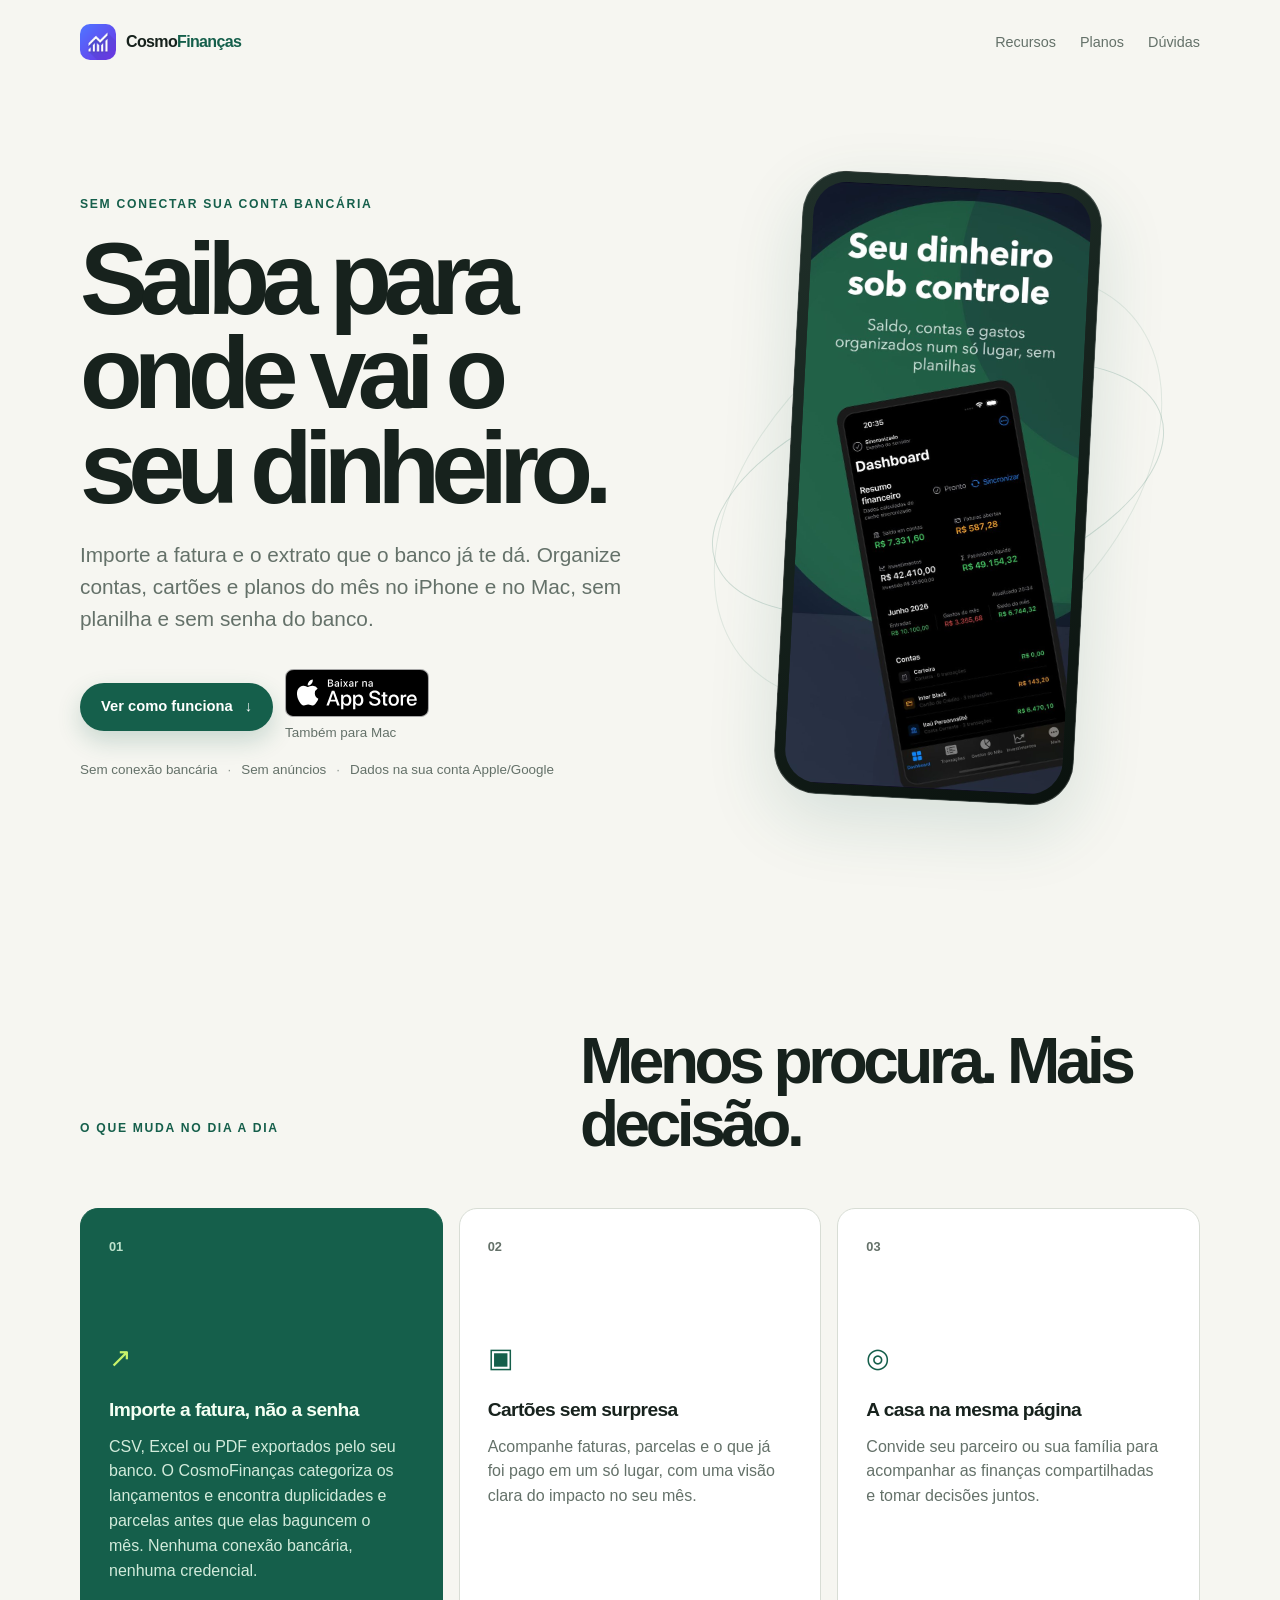
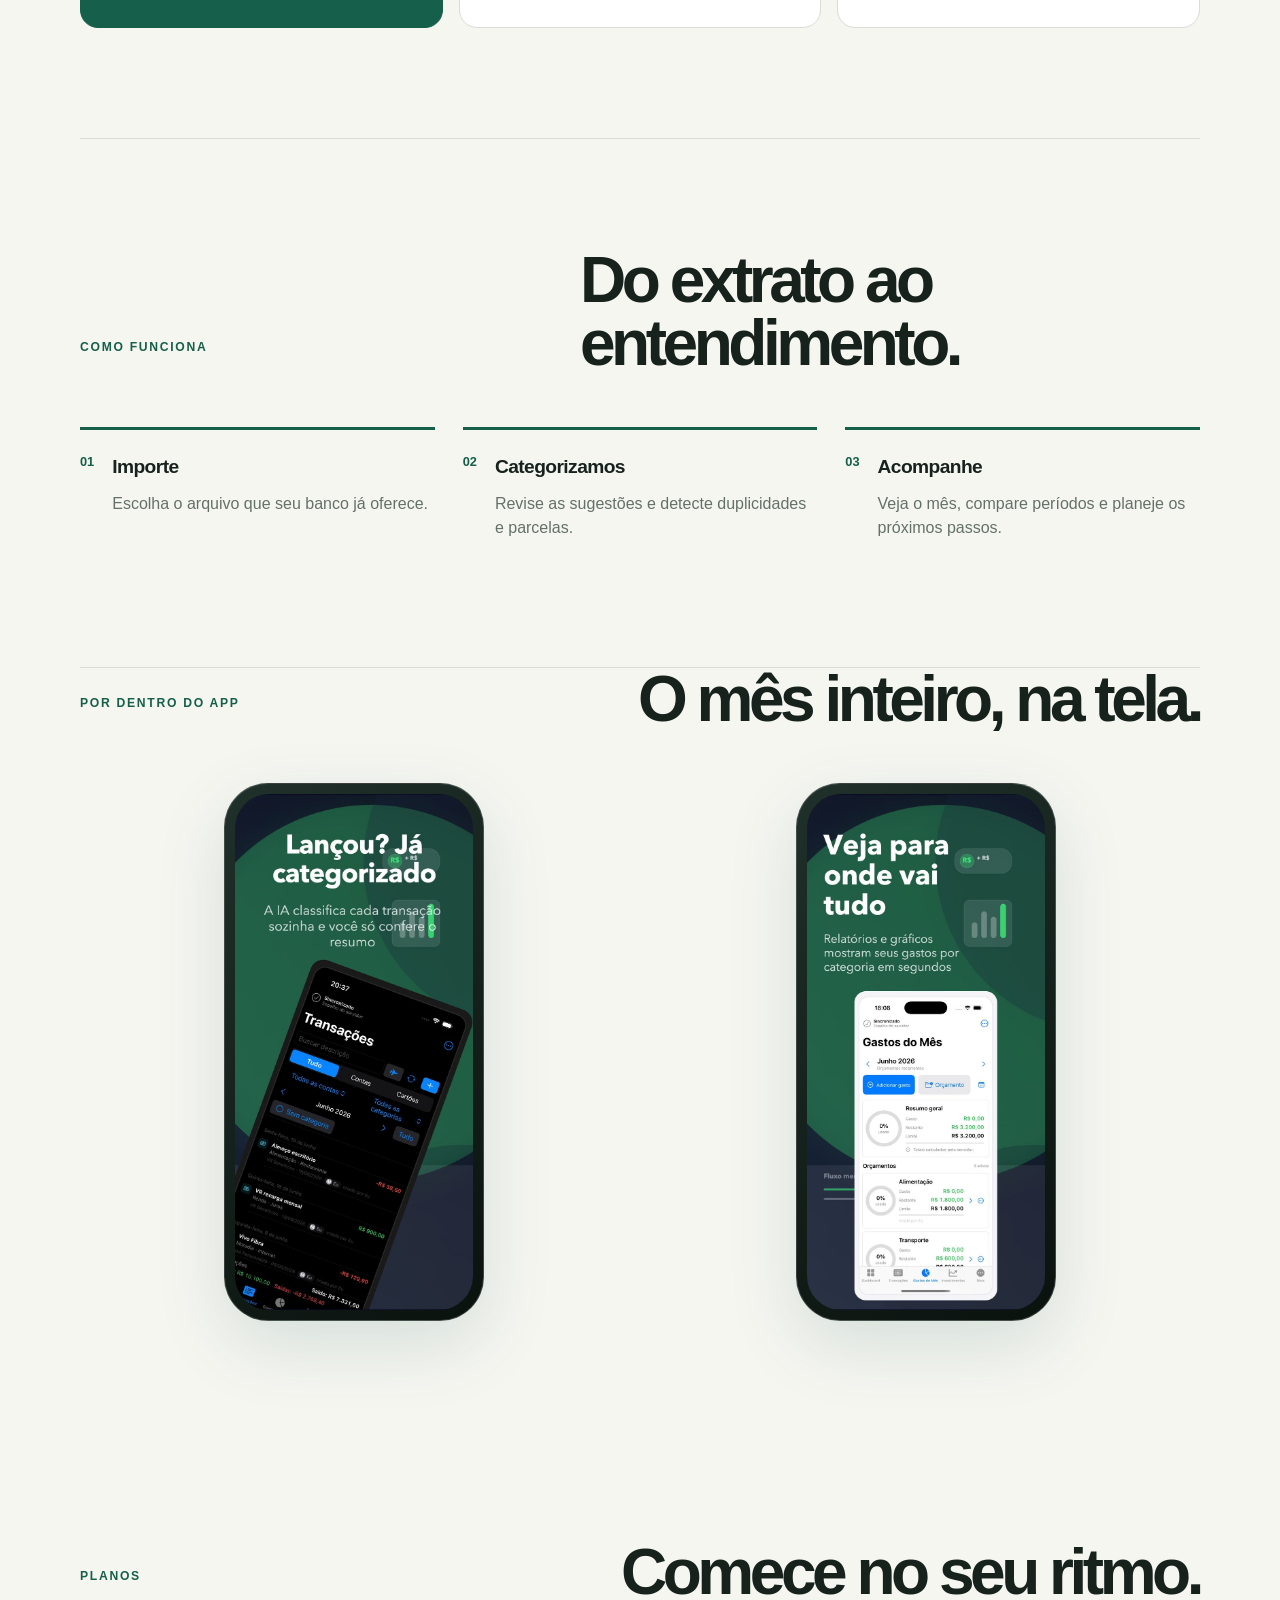
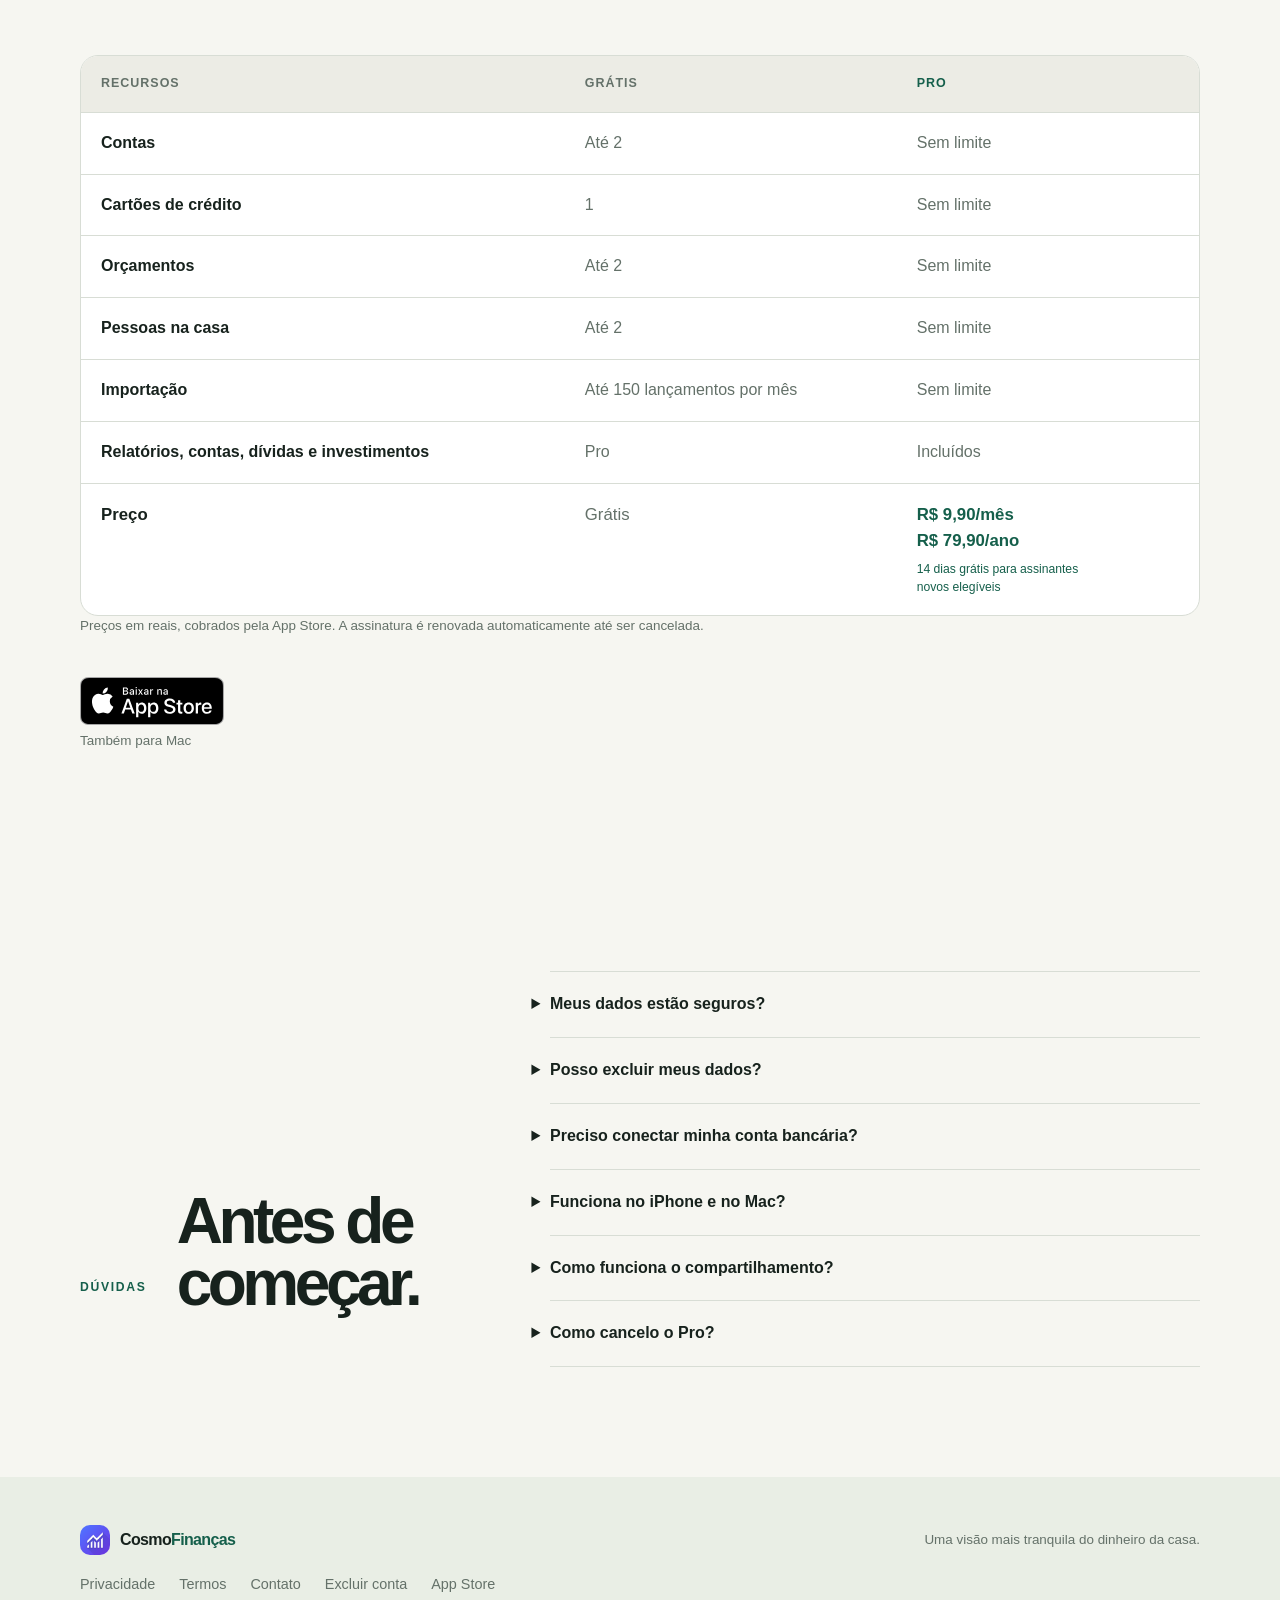
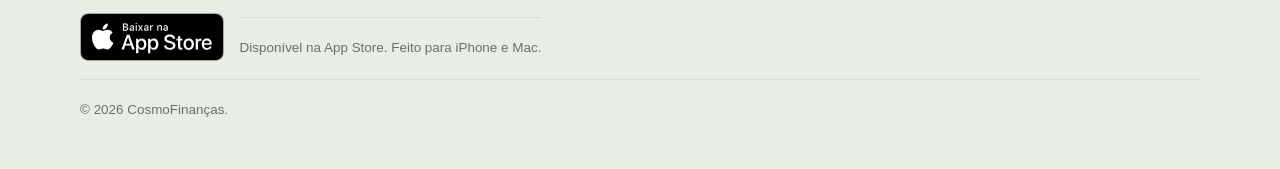
<file: index.html>
<!DOCTYPE html>
<html lang="pt-BR">
<head>
  <meta charset="utf-8">
  <meta name="viewport" content="width=device-width, initial-scale=1">
  <title>CosmoFinanças | Saiba para onde vai o seu dinheiro</title>
  <meta name="description" content="Organize as finanças da casa no iPhone e no Mac importando os extratos que seu banco já exporta. Sem conexão bancária, sem senha do banco.">
  <meta name="robots" content="index, follow">
  <link rel="canonical" href="https://cosmofinancas.org/">
  <link rel="icon" href="/favicon.ico">
  <link rel="apple-touch-icon" href="/apple-touch-icon.png">
  <meta name="apple-itunes-app" content="app-id=6758966021">
  <meta property="og:type" content="website">
  <meta property="og:locale" content="pt_BR">
  <meta property="og:site_name" content="CosmoFinanças">
  <meta property="og:title" content="CosmoFinanças | Saiba para onde vai o seu dinheiro">
  <meta property="og:description" content="Importe o extrato que seu banco já te dá. Sem conexão bancária, sem senha do banco, no iPhone e no Mac.">
  <meta property="og:url" content="https://cosmofinancas.org/">
  <meta property="og:image" content="https://cosmofinancas.org/public/social-preview.png">
  <meta property="og:image:width" content="1200">
  <meta property="og:image:height" content="630">
  <meta property="og:image:alt" content="CosmoFinanças no iPhone, com o resumo do mês e o dashboard do app">
  <meta name="twitter:card" content="summary_large_image">
  <meta name="twitter:title" content="CosmoFinanças | Saiba para onde vai o seu dinheiro">
  <meta name="twitter:description" content="Importe o extrato que seu banco já te dá. Sem conexão bancária, sem senha do banco, no iPhone e no Mac.">
  <meta name="twitter:image" content="https://cosmofinancas.org/public/social-preview.png">
  <link rel="stylesheet" href="/style.css">
  <script type="application/ld+json">
  {
    "@context": "https://schema.org",
    "@type": "SoftwareApplication",
    "name": "CosmoFinanças",
    "applicationCategory": "FinanceApplication",
    "operatingSystem": "iOS, macOS",
    "description": "Aplicativo de finanças da casa que importa extratos CSV, Excel e PDF exportados pelo banco, sem conexão bancária.",
    "softwareVersion": "2.1.0",
    "downloadUrl": "https://apps.apple.com/br/app/cosmo-finan%C3%A7as/id6758966021",
    "offers": [
      {
        "@type": "Offer",
        "name": "CosmoFinanças Pro mensal",
        "price": "9.90",
        "priceCurrency": "BRL"
      },
      {
        "@type": "Offer",
        "name": "CosmoFinanças Pro anual",
        "price": "79.90",
        "priceCurrency": "BRL"
      }
    ]
  }
  </script>
  <script type="application/ld+json">
  {
    "@context": "https://schema.org",
    "@type": "FAQPage",
    "mainEntity": [
      {"@type":"Question","name":"Meus dados estão seguros?","acceptedAnswer":{"@type":"Answer","text":"Sim. O CosmoFinanças usa uma conta para sincronizar seus dados entre dispositivos e adota medidas técnicas para proteger as informações. Consulte a Política de Privacidade para saber mais."}},
      {"@type":"Question","name":"Posso excluir meus dados?","acceptedAnswer":{"@type":"Answer","text":"Sim. Você pode excluir sua conta dentro do app ou pela página de exclusão de conta."}},
      {"@type":"Question","name":"Preciso conectar minha conta bancária?","acceptedAnswer":{"@type":"Answer","text":"Não. O CosmoFinanças não usa Open Finance e nunca vê suas credenciais bancárias. Você importa arquivos CSV, Excel ou PDF exportados pelo seu banco e revisa cada lançamento antes de salvar. Funciona com qualquer banco que ofereça esses formatos."}},
      {"@type":"Question","name":"Funciona no iPhone e no Mac?","acceptedAnswer":{"@type":"Answer","text":"Sim. O app foi feito para iPhone e Mac, com sincronização pela sua conta."}},
      {"@type":"Question","name":"Como funciona o compartilhamento?","acceptedAnswer":{"@type":"Answer","text":"Convide as pessoas da sua casa pelo app. Os membros convidados podem acompanhar os dados financeiros compartilhados do lar."}},
      {"@type":"Question","name":"Como cancelo o Pro?","acceptedAnswer":{"@type":"Answer","text":"A assinatura é gerenciada pela App Store. Você pode cancelar nas configurações da sua conta Apple."}}
    ]
  }
  </script>
</head>
<body>
  <header class="site-header">
    <a class="brand" href="/" aria-label="CosmoFinanças, início">
      <img src="/icon-192x192.png" alt="" width="36" height="36">
      <span>Cosmo<span class="brand-accent">Finanças</span></span>
    </a>
    <nav aria-label="Navegação principal">
      <a href="#recursos">Recursos</a>
      <a href="#planos">Planos</a>
      <a href="#duvidas">Dúvidas</a>
    </nav>
  </header>

  <main>
    <section class="hero section-wrap" aria-labelledby="hero-title">
      <div class="hero-copy">
        <p class="eyebrow">Sem conectar sua conta bancária</p>
        <h1 id="hero-title">Saiba para onde vai o seu dinheiro.</h1>
        <p class="hero-subtitle">Importe a fatura e o extrato que o banco já te dá. Organize contas, cartões e planos do mês no iPhone e no Mac, sem planilha e sem senha do banco.</p>
        <div class="hero-actions">
          <a class="button button-primary" href="#como-funciona">Ver como funciona <span aria-hidden="true">↓</span></a>
          <div class="app-cta">
            <a href="https://apps.apple.com/br/app/cosmo-finan%C3%A7as/id6758966021" target="_blank" rel="noopener" aria-label="Baixar na App Store">
              <img class="app-store-badge" src="/public/app-store-badge-pt-br.svg" alt="Baixar na App Store" width="120" height="40">
            </a>
            <a class="app-cta-note" href="https://apps.apple.com/br/app/cosmo-finan%C3%A7as/id6758966021" target="_blank" rel="noopener">Também para Mac</a>
          </div>
        </div>
        <ul class="reassurance">
          <li>Sem conexão bancária</li>
          <li>Sem anúncios</li>
          <li>Dados na sua conta Apple/Google</li>
        </ul>
      </div>
      <div class="hero-art">
        <div class="orbit orbit-one"></div>
        <div class="orbit orbit-two"></div>
        <figure class="phone-frame phone-frame-hero">
          <img src="/public/screens/dashboard.jpg" alt="Dashboard do CosmoFinanças com saldo em contas, faturas abertas e patrimônio líquido" width="700" height="1517">
        </figure>
      </div>
    </section>

    <section id="recursos" class="section-wrap section-block" aria-labelledby="resources-title">
      <div class="section-heading">
        <p class="eyebrow">O que muda no dia a dia</p>
        <h2 id="resources-title">Menos procura. Mais decisão.</h2>
      </div>
      <div class="feature-grid">
        <article class="feature-card feature-card-highlight">
          <span class="feature-number">01</span>
          <div class="feature-icon" aria-hidden="true">↗</div>
          <h3>Importe a fatura, não a senha</h3>
          <p>CSV, Excel ou PDF exportados pelo seu banco. O CosmoFinanças categoriza os lançamentos e encontra duplicidades e parcelas antes que elas baguncem o mês. Nenhuma conexão bancária, nenhuma credencial.</p>
        </article>
        <article class="feature-card">
          <span class="feature-number">02</span>
          <div class="feature-icon" aria-hidden="true">▣</div>
          <h3>Cartões sem surpresa</h3>
          <p>Acompanhe faturas, parcelas e o que já foi pago em um só lugar, com uma visão clara do impacto no seu mês.</p>
        </article>
        <article class="feature-card">
          <span class="feature-number">03</span>
          <div class="feature-icon" aria-hidden="true">◎</div>
          <h3>A casa na mesma página</h3>
          <p>Convide seu parceiro ou sua família para acompanhar as finanças compartilhadas e tomar decisões juntos.</p>
        </article>
      </div>
    </section>

    <section id="como-funciona" class="section-wrap section-block how-section" aria-labelledby="how-title">
      <div class="section-heading">
        <p class="eyebrow">Como funciona</p>
        <h2>Do extrato ao entendimento.</h2>
      </div>
      <ol class="steps">
        <li><span class="step-index">01</span><div><h3>Importe</h3><p>Escolha o arquivo que seu banco já oferece.</p></div></li>
        <li><span class="step-index">02</span><div><h3>Categorizamos</h3><p>Revise as sugestões e detecte duplicidades e parcelas.</p></div></li>
        <li><span class="step-index">03</span><div><h3>Acompanhe</h3><p>Veja o mês, compare períodos e planeje os próximos passos.</p></div></li>
      </ol>
    </section>

    <section id="telas" class="section-wrap section-block screens-section" aria-labelledby="screens-title">
      <div class="section-heading">
        <p class="eyebrow">Por dentro do app</p>
        <h2 id="screens-title">O mês inteiro, na tela.</h2>
      </div>
      <div class="screens-row">
        <figure class="phone-frame">
          <img src="/public/screens/transacoes.jpg" alt="Lista de transações do CosmoFinanças com busca, categorias e valores" width="700" height="1517">
        </figure>
        <figure class="phone-frame">
          <img src="/public/screens/gastos-do-mes.jpg" alt="Gastos do mês no CosmoFinanças com orçamentos por categoria e valores restantes" width="700" height="1517">
        </figure>
      </div>
    </section>

    <section id="planos" class="section-wrap section-block" aria-labelledby="plans-title">
      <div class="section-heading">
        <p class="eyebrow">Planos</p>
        <h2>Comece no seu ritmo.</h2>
      </div>
      <div class="plans-table-wrap">
        <table class="plans-table">
          <caption class="sr-only">Comparação entre os planos Grátis e Pro</caption>
          <thead><tr><th scope="col">Recursos</th><th scope="col">Grátis</th><th scope="col" class="pro-heading">Pro</th></tr></thead>
          <tbody>
            <tr><th scope="row">Contas</th><td>Até 2</td><td>Sem limite</td></tr>
            <tr><th scope="row">Cartões de crédito</th><td>1</td><td>Sem limite</td></tr>
            <tr><th scope="row">Orçamentos</th><td>Até 2</td><td>Sem limite</td></tr>
            <tr><th scope="row">Pessoas na casa</th><td>Até 2</td><td>Sem limite</td></tr>
            <tr><th scope="row">Importação</th><td>Até 150 lançamentos por mês</td><td>Sem limite</td></tr>
            <tr><th scope="row">Relatórios, contas, dívidas e investimentos</th><td>Pro</td><td>Incluídos</td></tr>
          </tbody>
          <tfoot><tr><th scope="row">Preço</th><td>Grátis</td><td><strong>R$ 9,90/mês</strong><br><strong>R$ 79,90/ano</strong><small>14 dias grátis para assinantes novos elegíveis</small></td></tr></tfoot>
        </table>
      </div>
      <p class="pricing-note">Preços em reais, cobrados pela App Store. A assinatura é renovada automaticamente até ser cancelada.</p>
      <div class="plans-cta app-cta">
        <a href="https://apps.apple.com/br/app/cosmo-finan%C3%A7as/id6758966021" target="_blank" rel="noopener" aria-label="Baixar na App Store">
          <img class="app-store-badge" src="/public/app-store-badge-pt-br.svg" alt="Baixar na App Store" width="120" height="40">
        </a>
        <a class="app-cta-note" href="https://apps.apple.com/br/app/cosmo-finan%C3%A7as/id6758966021" target="_blank" rel="noopener">Também para Mac</a>
      </div>
    </section>

    <section id="duvidas" class="section-wrap section-block faq-section" aria-labelledby="faq-title">
      <div class="section-heading"><p class="eyebrow">Dúvidas</p><h2>Antes de começar.</h2></div>
      <div class="faq-list">
        <details><summary>Meus dados estão seguros?</summary><p>Sim. O CosmoFinanças usa uma conta para sincronizar seus dados entre dispositivos e adota medidas técnicas para proteger as informações. Consulte a <a href="/privacidade/">Política de Privacidade</a> para saber mais.</p></details>
        <details><summary>Posso excluir meus dados?</summary><p>Sim. Você pode excluir sua conta dentro do app ou pela <a href="/excluir-conta/">página de exclusão de conta</a>.</p></details>
        <details><summary>Preciso conectar minha conta bancária?</summary><p>Não. O CosmoFinanças não usa Open Finance e nunca vê suas credenciais bancárias. Você importa arquivos CSV, Excel ou PDF exportados pelo seu banco e revisa cada lançamento antes de salvar. Funciona com qualquer banco que ofereça esses formatos.</p></details>
        <details><summary>Funciona no iPhone e no Mac?</summary><p>Sim. O app foi feito para iPhone e Mac, com sincronização pela sua conta.</p></details>
        <details><summary>Como funciona o compartilhamento?</summary><p>Convide as pessoas da sua casa pelo app. Os membros convidados podem acompanhar os dados financeiros compartilhados do lar.</p></details>
        <details><summary>Como cancelo o Pro?</summary><p>A assinatura é gerenciada pela App Store. Você pode cancelar nas configurações da sua conta Apple.</p></details>
      </div>
    </section>
  </main>

  <footer class="site-footer">
    <div class="section-wrap footer-inner">
      <a class="brand" href="/" aria-label="CosmoFinanças, início"><img src="/icon-192x192.png" alt="" width="30" height="30"><span>Cosmo<span class="brand-accent">Finanças</span></span></a>
      <p>Uma visão mais tranquila do dinheiro da casa.</p>
      <nav aria-label="Links legais"><a href="/privacidade/">Privacidade</a><a href="/termos/">Termos</a><a href="/contato/">Contato</a><a href="/excluir-conta/">Excluir conta</a><a href="https://apps.apple.com/br/app/cosmo-finan%C3%A7as/id6758966021" target="_blank" rel="noopener">App Store</a></nav>
      <div class="footer-cta">
        <a href="https://apps.apple.com/br/app/cosmo-finan%C3%A7as/id6758966021" target="_blank" rel="noopener" aria-label="Baixar na App Store">
          <img class="app-store-badge" src="/public/app-store-badge-pt-br.svg" alt="Baixar na App Store" width="120" height="40">
        </a>
        <small>Disponível na App Store. Feito para iPhone e Mac.</small>
      </div>
      <small>© 2026 CosmoFinanças.</small>
    </div>
  </footer>
</body>
</html>
</file>
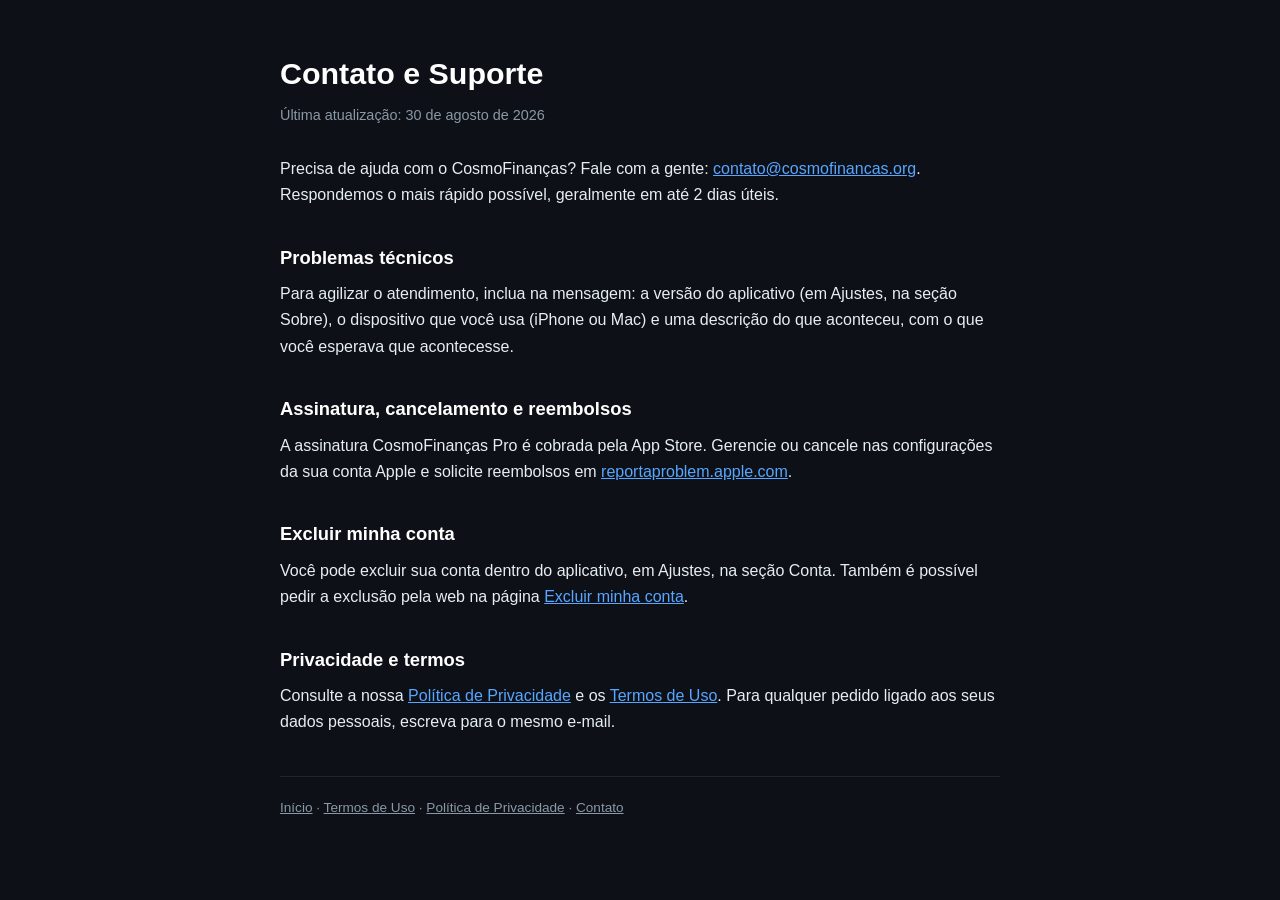
<file: contato/index.html>
<!DOCTYPE html>
<html lang="pt-BR">
<head>
  <meta charset="utf-8">
  <meta name="viewport" content="width=device-width, initial-scale=1">
  <title>Contato e Suporte | CosmoFinanças</title>
  <meta name="description" content="Fale com o suporte do CosmoFinanças: dúvidas, problemas técnicos, assinatura e exclusão de conta.">
  <link rel="icon" href="/favicon.ico">
  <link rel="apple-touch-icon" href="/apple-touch-icon.png">
  <meta name="robots" content="index, follow">
  <link rel="canonical" href="https://cosmofinancas.org/contato/">
  <style>
    :root { color-scheme: light dark; }
    body { margin: 0; font-family: -apple-system, BlinkMacSystemFont, "Segoe UI", Roboto, sans-serif;
           background: #0d1117; color: #e6edf3; line-height: 1.65; }
    main { max-width: 720px; margin: 0 auto; padding: 48px 22px 72px; }
    h1 { font-size: 1.9rem; margin: 0 0 6px; color: #ffffff; }
    h2 { font-size: 1.15rem; margin: 34px 0 8px; color: #ffffff; }
    p { margin: 0 0 14px; }
    .updated { color: #8b98a5; font-size: 0.9rem; margin-bottom: 28px; }
    a { color: #58a6ff; }
    footer { margin-top: 40px; padding-top: 20px; border-top: 1px solid #21262d; font-size: 0.85rem; color: #8b98a5; }
    footer a { color: #8b98a5; }
  </style>
</head>
<body>
  <main>
    <h1>Contato e Suporte</h1>
    <p class="updated">Última atualização: 30 de agosto de 2026</p>

    <p>Precisa de ajuda com o CosmoFinanças? Fale com a gente: <a href="mailto:contato@cosmofinancas.org">contato@cosmofinancas.org</a>. Respondemos o mais rápido possível, geralmente em até 2 dias úteis.</p>

    <h2>Problemas técnicos</h2>
    <p>Para agilizar o atendimento, inclua na mensagem: a versão do aplicativo (em Ajustes, na seção Sobre), o dispositivo que você usa (iPhone ou Mac) e uma descrição do que aconteceu, com o que você esperava que acontecesse.</p>

    <h2>Assinatura, cancelamento e reembolsos</h2>
    <p>A assinatura CosmoFinanças Pro é cobrada pela App Store. Gerencie ou cancele nas configurações da sua conta Apple e solicite reembolsos em <a href="https://reportaproblem.apple.com" rel="noopener" target="_blank">reportaproblem.apple.com</a>.</p>

    <h2>Excluir minha conta</h2>
    <p>Você pode excluir sua conta dentro do aplicativo, em Ajustes, na seção Conta. Também é possível pedir a exclusão pela web na página <a href="/excluir-conta/">Excluir minha conta</a>.</p>

    <h2>Privacidade e termos</h2>
    <p>Consulte a nossa <a href="/privacidade/">Política de Privacidade</a> e os <a href="/termos/">Termos de Uso</a>. Para qualquer pedido ligado aos seus dados pessoais, escreva para o mesmo e-mail.</p>

    <footer>
      <a href="/">Início</a> · <a href="/termos/">Termos de Uso</a> · <a href="/privacidade/">Política de Privacidade</a> · <a href="/contato/">Contato</a>
    </footer>
  </main>
</body>
</html>
</file>
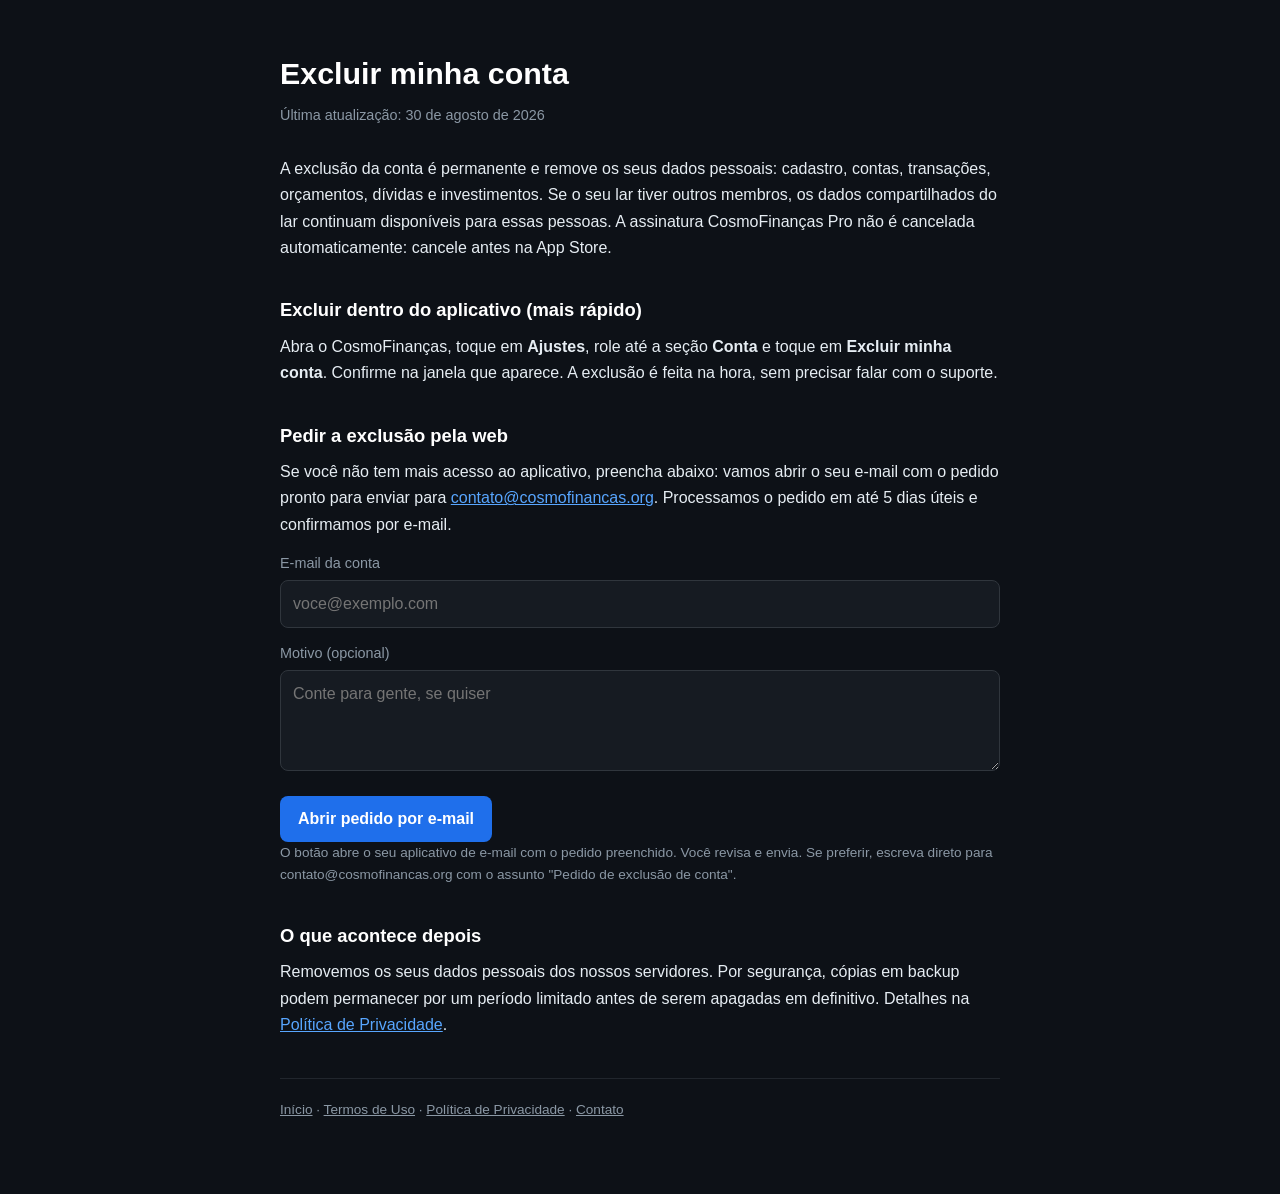
<file: excluir-conta/index.html>
<!DOCTYPE html>
<html lang="pt-BR">
<head>
  <meta charset="utf-8">
  <meta name="viewport" content="width=device-width, initial-scale=1">
  <title>Excluir minha conta | CosmoFinanças</title>
  <meta name="description" content="Como excluir sua conta do CosmoFinanças: direto no aplicativo ou por pedido na web.">
  <link rel="icon" href="/favicon.ico">
  <link rel="apple-touch-icon" href="/apple-touch-icon.png">
  <meta name="robots" content="index, follow">
  <link rel="canonical" href="https://cosmofinancas.org/excluir-conta/">
  <style>
    :root { color-scheme: light dark; }
    body { margin: 0; font-family: -apple-system, BlinkMacSystemFont, "Segoe UI", Roboto, sans-serif;
           background: #0d1117; color: #e6edf3; line-height: 1.65; }
    main { max-width: 720px; margin: 0 auto; padding: 48px 22px 72px; }
    h1 { font-size: 1.9rem; margin: 0 0 6px; color: #ffffff; }
    h2 { font-size: 1.15rem; margin: 34px 0 8px; color: #ffffff; }
    p { margin: 0 0 14px; }
    .updated { color: #8b98a5; font-size: 0.9rem; margin-bottom: 28px; }
    a { color: #58a6ff; }
    label { display: block; font-size: 0.9rem; margin: 14px 0 4px; color: #8b98a5; }
    input, textarea { width: 100%; box-sizing: border-box; padding: 10px 12px; border-radius: 8px;
           border: 1px solid #30363d; background: #161b22; color: #e6edf3; font: inherit; }
    button { margin-top: 16px; padding: 10px 18px; border-radius: 8px; border: 0; font: inherit;
           font-weight: 600; background: #1f6feb; color: #ffffff; cursor: pointer; }
    .note { font-size: 0.85rem; color: #8b98a5; }
    footer { margin-top: 40px; padding-top: 20px; border-top: 1px solid #21262d; font-size: 0.85rem; color: #8b98a5; }
    footer a { color: #8b98a5; }
  </style>
</head>
<body>
  <main>
    <h1>Excluir minha conta</h1>
    <p class="updated">Última atualização: 30 de agosto de 2026</p>

    <p>A exclusão da conta é permanente e remove os seus dados pessoais: cadastro, contas, transações, orçamentos, dívidas e investimentos. Se o seu lar tiver outros membros, os dados compartilhados do lar continuam disponíveis para essas pessoas. A assinatura CosmoFinanças Pro não é cancelada automaticamente: cancele antes na App Store.</p>

    <h2>Excluir dentro do aplicativo (mais rápido)</h2>
    <p>Abra o CosmoFinanças, toque em <strong>Ajustes</strong>, role até a seção <strong>Conta</strong> e toque em <strong>Excluir minha conta</strong>. Confirme na janela que aparece. A exclusão é feita na hora, sem precisar falar com o suporte.</p>

    <h2>Pedir a exclusão pela web</h2>
    <p>Se você não tem mais acesso ao aplicativo, preencha abaixo: vamos abrir o seu e-mail com o pedido pronto para enviar para <a href="mailto:contato@cosmofinancas.org">contato@cosmofinancas.org</a>. Processamos o pedido em até 5 dias úteis e confirmamos por e-mail.</p>

    <form id="delete-form">
      <label for="da-email">E-mail da conta</label>
      <input id="da-email" type="email" required placeholder="voce@exemplo.com">
      <label for="da-reason">Motivo (opcional)</label>
      <textarea id="da-reason" rows="3" placeholder="Conte para gente, se quiser"></textarea>
      <button type="submit">Abrir pedido por e-mail</button>
      <p class="note">O botão abre o seu aplicativo de e-mail com o pedido preenchido. Você revisa e envia. Se preferir, escreva direto para contato@cosmofinancas.org com o assunto "Pedido de exclusão de conta".</p>
    </form>

    <script>
      document.getElementById('delete-form').addEventListener('submit', function (e) {
        e.preventDefault();
        var email = document.getElementById('da-email').value.trim();
        var reason = document.getElementById('da-reason').value.trim() || '(não informado)';
        var subject = 'Pedido de exclusão de conta';
        var body = 'Pedido de exclusão de conta.\n\nE-mail da conta: ' + email +
                   '\nMotivo: ' + reason +
                   '\n\nConfirmo que entendo que a exclusão é definitiva.';
        var url = 'mailto:contato@cosmofinancas.org?subject=' + encodeURIComponent(subject) +
                  '&body=' + encodeURIComponent(body);
        window.location.href = url;
      });
    </script>

    <h2>O que acontece depois</h2>
    <p>Removemos os seus dados pessoais dos nossos servidores. Por segurança, cópias em backup podem permanecer por um período limitado antes de serem apagadas em definitivo. Detalhes na <a href="/privacidade/">Política de Privacidade</a>.</p>

    <footer>
      <a href="/">Início</a> · <a href="/termos/">Termos de Uso</a> · <a href="/privacidade/">Política de Privacidade</a> · <a href="/contato/">Contato</a>
    </footer>
  </main>
</body>
</html>
</file>
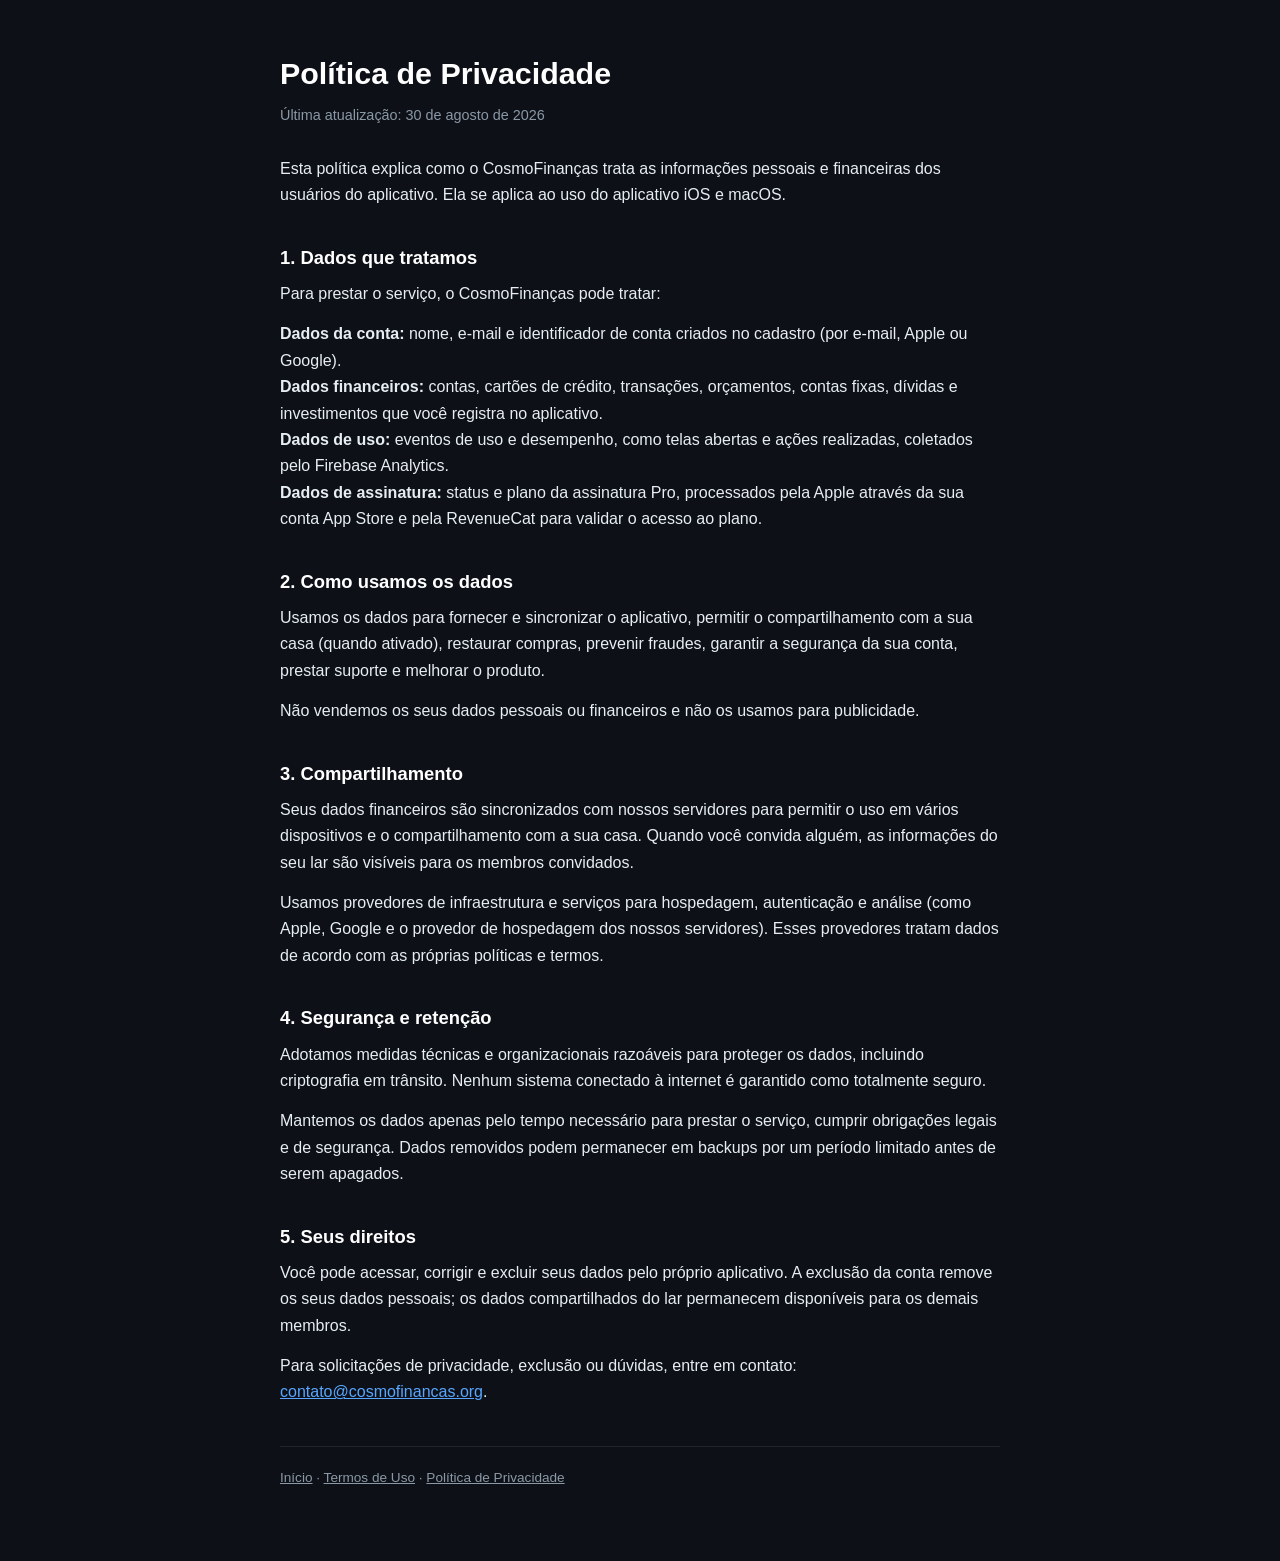
<file: privacidade/index.html>
<!DOCTYPE html>
<html lang="pt-BR">
<head>
  <meta charset="utf-8">
  <meta name="viewport" content="width=device-width, initial-scale=1">
  <title>Política de Privacidade | CosmoFinanças</title>
  <meta name="description" content="Política de privacidade do CosmoFinanças, o app de finanças do casal.">
  <link rel="icon" href="/favicon.ico">
  <link rel="apple-touch-icon" href="/apple-touch-icon.png">
  <meta name="robots" content="index, follow">
  <link rel="canonical" href="https://cosmofinancas.org/privacidade/">
  <style>
    :root { color-scheme: light dark; }
    body { margin: 0; font-family: -apple-system, BlinkMacSystemFont, "Segoe UI", Roboto, sans-serif;
           background: #0d1117; color: #e6edf3; line-height: 1.65; }
    main { max-width: 720px; margin: 0 auto; padding: 48px 22px 72px; }
    h1 { font-size: 1.9rem; margin: 0 0 6px; color: #ffffff; }
    h2 { font-size: 1.15rem; margin: 34px 0 8px; color: #ffffff; }
    p { margin: 0 0 14px; }
    .updated { color: #8b98a5; font-size: 0.9rem; margin-bottom: 28px; }
    a { color: #58a6ff; }
    footer { margin-top: 40px; padding-top: 20px; border-top: 1px solid #21262d; font-size: 0.85rem; color: #8b98a5; }
    footer a { color: #8b98a5; }
  </style>
</head>
<body>
  <main>
    <h1>Política de Privacidade</h1>
    <p class="updated">Última atualização: 30 de agosto de 2026</p>

    <p>Esta política explica como o CosmoFinanças trata as informações pessoais e financeiras dos usuários do aplicativo. Ela se aplica ao uso do aplicativo iOS e macOS.</p>

    <h2>1. Dados que tratamos</h2>
    <p>Para prestar o serviço, o CosmoFinanças pode tratar:</p>
    <p><strong>Dados da conta:</strong> nome, e-mail e identificador de conta criados no cadastro (por e-mail, Apple ou Google).<br>
    <strong>Dados financeiros:</strong> contas, cartões de crédito, transações, orçamentos, contas fixas, dívidas e investimentos que você registra no aplicativo.<br>
    <strong>Dados de uso:</strong> eventos de uso e desempenho, como telas abertas e ações realizadas, coletados pelo Firebase Analytics.<br>
    <strong>Dados de assinatura:</strong> status e plano da assinatura Pro, processados pela Apple através da sua conta App Store e pela RevenueCat para validar o acesso ao plano.</p>

    <h2>2. Como usamos os dados</h2>
    <p>Usamos os dados para fornecer e sincronizar o aplicativo, permitir o compartilhamento com a sua casa (quando ativado), restaurar compras, prevenir fraudes, garantir a segurança da sua conta, prestar suporte e melhorar o produto.</p>
    <p>Não vendemos os seus dados pessoais ou financeiros e não os usamos para publicidade.</p>

    <h2>3. Compartilhamento</h2>
    <p>Seus dados financeiros são sincronizados com nossos servidores para permitir o uso em vários dispositivos e o compartilhamento com a sua casa. Quando você convida alguém, as informações do seu lar são visíveis para os membros convidados.</p>
    <p>Usamos provedores de infraestrutura e serviços para hospedagem, autenticação e análise (como Apple, Google e o provedor de hospedagem dos nossos servidores). Esses provedores tratam dados de acordo com as próprias políticas e termos.</p>

    <h2>4. Segurança e retenção</h2>
    <p>Adotamos medidas técnicas e organizacionais razoáveis para proteger os dados, incluindo criptografia em trânsito. Nenhum sistema conectado à internet é garantido como totalmente seguro.</p>
    <p>Mantemos os dados apenas pelo tempo necessário para prestar o serviço, cumprir obrigações legais e de segurança. Dados removidos podem permanecer em backups por um período limitado antes de serem apagados.</p>

    <h2>5. Seus direitos</h2>
    <p>Você pode acessar, corrigir e excluir seus dados pelo próprio aplicativo. A exclusão da conta remove os seus dados pessoais; os dados compartilhados do lar permanecem disponíveis para os demais membros.</p>
    <p>Para solicitações de privacidade, exclusão ou dúvidas, entre em contato: <a href="mailto:contato@cosmofinancas.org">contato@cosmofinancas.org</a>.</p>

    <footer>
      <a href="/">Início</a> · <a href="/termos/">Termos de Uso</a> · <a href="/privacidade/">Política de Privacidade</a>
    </footer>
  </main>
</body>
</html>
</file>
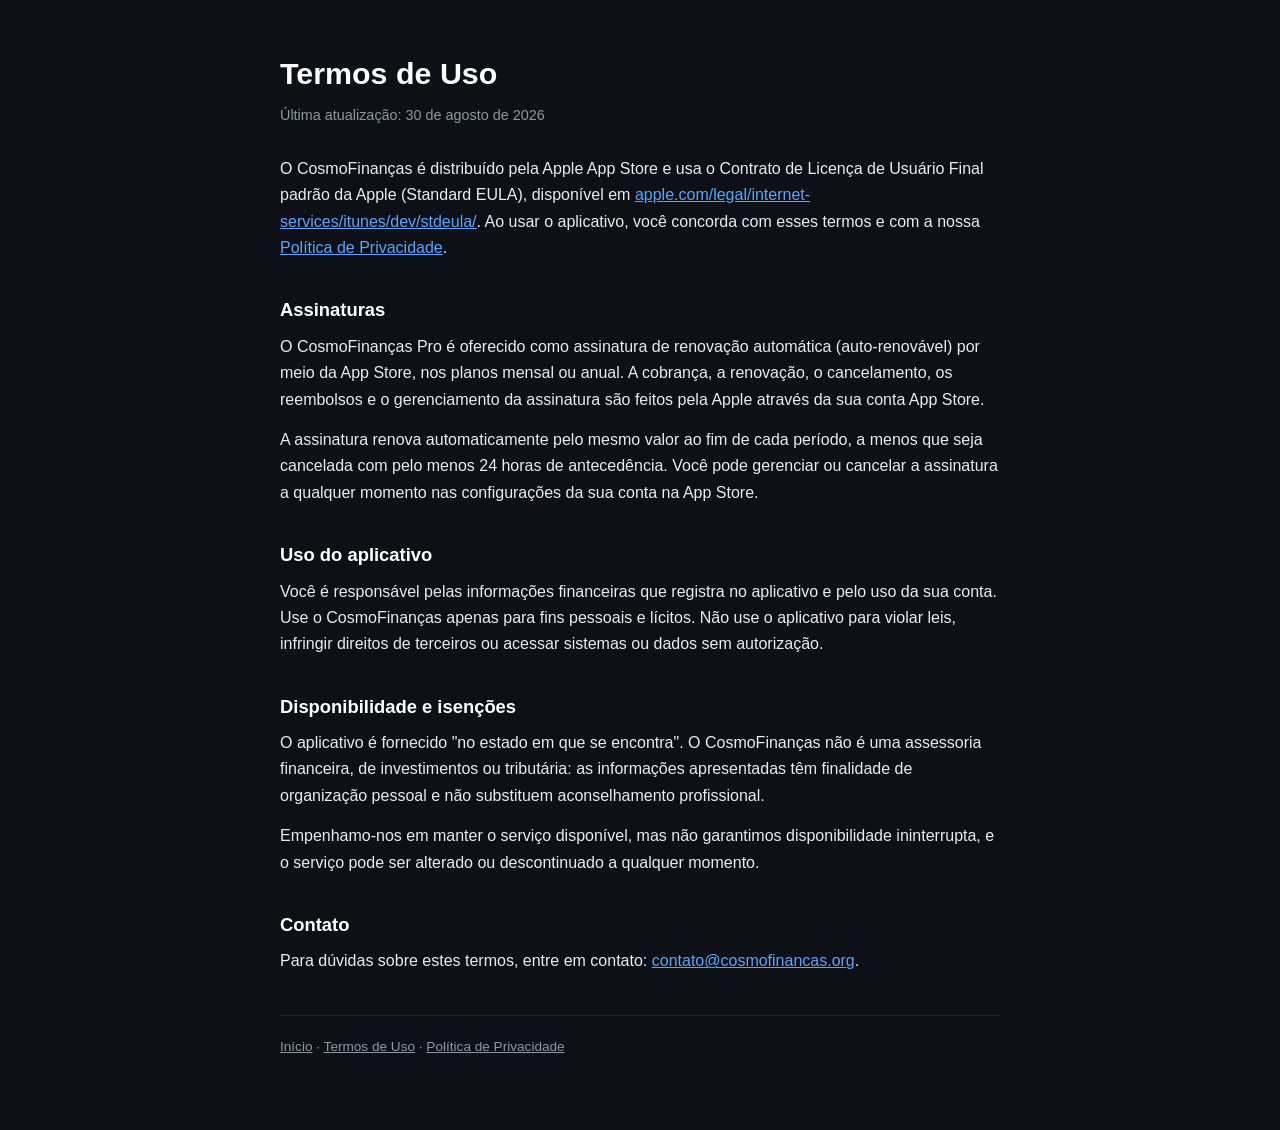
<file: termos/index.html>
<!DOCTYPE html>
<html lang="pt-BR">
<head>
  <meta charset="utf-8">
  <meta name="viewport" content="width=device-width, initial-scale=1">
  <title>Termos de Uso | CosmoFinanças</title>
  <meta name="description" content="Termos de uso e condições de assinatura do CosmoFinanças, o app de finanças do casal.">
  <link rel="icon" href="/favicon.ico">
  <link rel="apple-touch-icon" href="/apple-touch-icon.png">
  <meta name="robots" content="index, follow">
  <link rel="canonical" href="https://cosmofinancas.org/termos/">
  <style>
    :root { color-scheme: light dark; }
    body { margin: 0; font-family: -apple-system, BlinkMacSystemFont, "Segoe UI", Roboto, sans-serif;
           background: #0d1117; color: #e6edf3; line-height: 1.65; }
    main { max-width: 720px; margin: 0 auto; padding: 48px 22px 72px; }
    h1 { font-size: 1.9rem; margin: 0 0 6px; color: #ffffff; }
    h2 { font-size: 1.15rem; margin: 34px 0 8px; color: #ffffff; }
    p { margin: 0 0 14px; }
    .updated { color: #8b98a5; font-size: 0.9rem; margin-bottom: 28px; }
    a { color: #58a6ff; }
    footer { margin-top: 40px; padding-top: 20px; border-top: 1px solid #21262d; font-size: 0.85rem; color: #8b98a5; }
    footer a { color: #8b98a5; }
  </style>
</head>
<body>
  <main>
    <h1>Termos de Uso</h1>
    <p class="updated">Última atualização: 30 de agosto de 2026</p>

    <p>O CosmoFinanças é distribuído pela Apple App Store e usa o Contrato de Licença de Usuário Final padrão da Apple (Standard EULA), disponível em <a href="https://www.apple.com/legal/internet-services/itunes/dev/stdeula/" rel="noopener" target="_blank">apple.com/legal/internet-services/itunes/dev/stdeula/</a>. Ao usar o aplicativo, você concorda com esses termos e com a nossa <a href="/privacidade/">Política de Privacidade</a>.</p>

    <h2>Assinaturas</h2>
    <p>O CosmoFinanças Pro é oferecido como assinatura de renovação automática (auto-renovável) por meio da App Store, nos planos mensal ou anual. A cobrança, a renovação, o cancelamento, os reembolsos e o gerenciamento da assinatura são feitos pela Apple através da sua conta App Store.</p>
    <p>A assinatura renova automaticamente pelo mesmo valor ao fim de cada período, a menos que seja cancelada com pelo menos 24 horas de antecedência. Você pode gerenciar ou cancelar a assinatura a qualquer momento nas configurações da sua conta na App Store.</p>

    <h2>Uso do aplicativo</h2>
    <p>Você é responsável pelas informações financeiras que registra no aplicativo e pelo uso da sua conta. Use o CosmoFinanças apenas para fins pessoais e lícitos. Não use o aplicativo para violar leis, infringir direitos de terceiros ou acessar sistemas ou dados sem autorização.</p>

    <h2>Disponibilidade e isenções</h2>
    <p>O aplicativo é fornecido "no estado em que se encontra". O CosmoFinanças não é uma assessoria financeira, de investimentos ou tributária: as informações apresentadas têm finalidade de organização pessoal e não substituem aconselhamento profissional.</p>
    <p>Empenhamo-nos em manter o serviço disponível, mas não garantimos disponibilidade ininterrupta, e o serviço pode ser alterado ou descontinuado a qualquer momento.</p>

    <h2>Contato</h2>
    <p>Para dúvidas sobre estes termos, entre em contato: <a href="mailto:contato@cosmofinancas.org">contato@cosmofinancas.org</a>.</p>

    <footer>
      <a href="/">Início</a> · <a href="/termos/">Termos de Uso</a> · <a href="/privacidade/">Política de Privacidade</a>
    </footer>
  </main>
</body>
</html>
</file>
<file: style.css>
:root {
  color-scheme: light dark;
  --bg: #f6f6f1;
  --surface: #ffffff;
  --surface-muted: #ecece5;
  --text: #17221d;
  --muted: #647169;
  --line: #d8ddd5;
  --accent: #155f4b;
  --accent-bright: #c7f36b;
  --accent-soft: #e2f1d2;
  --shadow: 0 24px 70px rgba(21, 95, 75, .14);
}
* { box-sizing: border-box; }
html { scroll-behavior: smooth; }
body { margin: 0; background: var(--bg); color: var(--text); font-family: -apple-system, BlinkMacSystemFont, "Segoe UI", sans-serif; line-height: 1.55; }
a { color: inherit; }
a:focus-visible, summary:focus-visible, .button:focus-visible { outline: 3px solid #e09827; outline-offset: 4px; }
.section-wrap { width: min(1120px, calc(100% - 40px)); margin-inline: auto; }
.site-header { width: min(1120px, calc(100% - 40px)); margin: 0 auto; padding: 24px 0; display: flex; align-items: center; justify-content: space-between; gap: 24px; }
.brand { display: inline-flex; align-items: center; gap: 10px; text-decoration: none; font-weight: 800; letter-spacing: -.04em; }
.brand img { border-radius: 10px; }
.brand-accent { color: var(--accent); }
.site-header nav, .site-footer nav { display: flex; gap: 24px; }
.site-header nav a, .site-footer nav a { color: var(--muted); font-size: .9rem; text-decoration: none; }
.site-header nav a:hover, .site-footer nav a:hover { color: var(--accent); }
.hero { min-height: 680px; padding: 92px 0 120px; display: grid; grid-template-columns: 1.02fr .98fr; align-items: center; gap: 50px; }
.eyebrow { margin: 0 0 18px; color: var(--accent); font-size: .76rem; font-weight: 800; letter-spacing: .14em; text-transform: uppercase; }
h1, h2, h3, p { margin-top: 0; }
h1 { max-width: 680px; margin-bottom: 24px; font-size: clamp(3.5rem, 8vw, 7rem); line-height: .92; letter-spacing: -.085em; }
h2 { max-width: 620px; margin-bottom: 0; font-size: clamp(2.3rem, 5vw, 4.8rem); line-height: .98; letter-spacing: -.07em; }
h3 { margin-bottom: 10px; font-size: 1.2rem; letter-spacing: -.03em; }
.hero-subtitle { max-width: 550px; color: var(--muted); font-size: clamp(1.05rem, 2vw, 1.3rem); }
.hero-actions { display: flex; flex-wrap: wrap; align-items: center; gap: 12px; margin: 34px 0 16px; }
.button { display: inline-flex; align-items: center; gap: 12px; min-height: 48px; padding: 0 20px; border: 1px solid transparent; border-radius: 999px; font-size: .92rem; font-weight: 750; text-decoration: none; }
.button-primary { background: var(--accent); color: #fff; box-shadow: 0 10px 25px rgba(21, 95, 75, .2); }
.button-primary:hover { background: #0c4738; transform: translateY(-2px); }
.app-cta { display: inline-flex; flex-direction: column; align-items: flex-start; gap: 6px; }
.app-store-badge { display: block; width: auto; height: 48px; }
.app-cta-note { color: var(--muted); font-size: .84rem; text-decoration: none; }
.app-cta-note:hover { color: var(--accent); }
.plans-cta { margin-top: 26px; }
.footer-cta { grid-column: 1 / -1; display: flex; flex-wrap: wrap; align-items: center; gap: 10px 16px; }
.footer-cta small { padding-top: 0; border-top: 0; }
.reassurance { display: flex; flex-wrap: wrap; align-items: center; margin: 0; padding: 0; list-style: none; color: var(--muted); font-size: .84rem; }
.reassurance li + li::before { content: "·"; margin: 0 10px; color: var(--muted); opacity: .7; }
.pricing-note { color: var(--muted); font-size: .84rem; }
.hero-art { position: relative; min-height: 440px; display: grid; place-items: center; }
.orbit { position: absolute; border: 1px solid rgba(21, 95, 75, .18); border-radius: 50%; transform: rotate(-18deg); }
.orbit-one { width: 470px; height: 220px; }
.orbit-two { width: 340px; height: 520px; transform: rotate(48deg); border-color: rgba(21, 95, 75, .1); }
.phone-frame { margin: 0; width: min(100%, 330px); padding: 10px; border: 1px solid rgba(255, 255, 255, .18); border-radius: 44px; background: linear-gradient(145deg, #20302a, #0a120e); box-shadow: var(--shadow); }
.phone-frame img { display: block; width: 100%; height: auto; border-radius: 34px; }
.phone-frame-hero { width: min(100%, 300px); transform: rotate(3deg); }
.section-block.screens-section { padding-top: 0; }
.screens-row { display: grid; grid-template-columns: repeat(2, minmax(0, 1fr)); gap: 24px; justify-items: center; }
.screens-row .phone-frame { width: min(100%, 260px); }
.not-found { padding: 18vh 0; text-align: center; }
.section-block { padding: 110px 0; }
.section-heading { display: flex; align-items: end; justify-content: space-between; gap: 30px; margin-bottom: 52px; }
.feature-grid { display: grid; grid-template-columns: repeat(3, 1fr); gap: 16px; }
.feature-card { min-height: 330px; padding: 28px; border: 1px solid var(--line); border-radius: 18px; background: var(--surface); }
.feature-card-highlight { background: var(--accent); color: #f4fff3; border-color: var(--accent); }
.feature-card-highlight p, .feature-card-highlight .feature-number { color: #bde2cc; }
.feature-number { display: block; margin-bottom: 80px; color: var(--muted); font-size: .8rem; font-weight: 800; }
.feature-icon { margin-bottom: 16px; color: var(--accent-bright); font-size: 1.7rem; }
.feature-card:not(.feature-card-highlight) .feature-icon { color: var(--accent); }
.feature-card p { max-width: 300px; color: var(--muted); }
.feature-card-highlight p { color: #d2ebdb; }
.how-section { border-top: 1px solid var(--line); border-bottom: 1px solid var(--line); }
.steps { display: grid; grid-template-columns: repeat(3, 1fr); gap: 28px; margin: 0; padding: 0; list-style: none; }
.steps li { display: grid; grid-template-columns: auto 1fr; gap: 18px; padding-top: 22px; border-top: 3px solid var(--accent); }
.step-index { color: var(--accent); font-size: .8rem; font-weight: 800; }
.steps p { color: var(--muted); }
.plans-table-wrap { overflow-x: auto; border: 1px solid var(--line); border-radius: 18px; background: var(--surface); }
.plans-table { width: 100%; min-width: 650px; border-collapse: collapse; text-align: left; }
.plans-table th, .plans-table td { padding: 18px 20px; border-bottom: 1px solid var(--line); vertical-align: top; }
.plans-table thead th { background: var(--surface-muted); color: var(--muted); font-size: .78rem; letter-spacing: .08em; text-transform: uppercase; }
.plans-table tbody th { font-weight: 650; }
.plans-table tbody td, .plans-table tfoot td { color: var(--muted); }
.plans-table .pro-heading, .plans-table tfoot td:last-child { color: var(--accent); }
.plans-table tfoot th, .plans-table tfoot td { border-bottom: 0; font-size: 1.05rem; }
.plans-table small { display: block; max-width: 190px; margin-top: 6px; font-size: .76rem; font-weight: 400; }
.faq-section { display: grid; grid-template-columns: .75fr 1.25fr; gap: 80px; }
.faq-list details { border-top: 1px solid var(--line); }
.faq-list details:last-child { border-bottom: 1px solid var(--line); }
.faq-list summary { padding: 20px 0; cursor: pointer; font-weight: 700; list-style-position: outside; }
.faq-list p { max-width: 650px; padding: 0 28px 20px 0; color: var(--muted); }
.faq-list a { color: var(--accent); }
.site-footer { padding: 48px 0; background: #e9eee5; }
.footer-inner { display: grid; grid-template-columns: 1fr auto; align-items: center; gap: 18px 32px; }
.footer-inner p, .footer-inner small { margin: 0; color: var(--muted); font-size: .84rem; }
.footer-inner small { grid-column: 1 / -1; padding-top: 20px; border-top: 1px solid var(--line); }
.sr-only { position: absolute; width: 1px; height: 1px; padding: 0; margin: -1px; overflow: hidden; clip: rect(0,0,0,0); white-space: nowrap; border: 0; }
@media (prefers-reduced-motion: no-preference) {
  .button-primary { transition: transform .2s ease, background .2s ease; }
}
@media (prefers-color-scheme: dark) {
  :root { --bg: #101713; --surface: #17211c; --surface-muted: #202c25; --text: #edf5ed; --muted: #a6b5aa; --line: #334139; --accent-soft: #253d2e; }
  .brand-accent, .eyebrow, .plans-table .pro-heading, .plans-table tfoot td:last-child, .feature-card:not(.feature-card-highlight) .feature-icon, .step-index { color: var(--accent-bright); }
  .site-footer { background: #17211c; }
}
@media (max-width: 760px) {
  .site-header { align-items: flex-start; }
  .site-header nav { display: none; }
  .hero { min-height: auto; grid-template-columns: 1fr; padding: 64px 0 82px; }
  .hero-art { min-height: 350px; }
  .orbit-one { width: 320px; height: 170px; }
  .orbit-two { width: 260px; height: 390px; }
  .section-block { padding: 76px 0; }
  .section-heading, .faq-section { display: block; }
  .section-heading { margin-bottom: 34px; }
  .feature-grid, .steps, .screens-row { grid-template-columns: 1fr; }
  .feature-card { min-height: auto; }
  .feature-number { margin-bottom: 42px; }
  .faq-section .section-heading { margin-bottom: 28px; }
  .footer-inner { grid-template-columns: 1fr; }
  .footer-inner nav { flex-wrap: wrap; gap: 12px 18px; }
}
@media (max-width: 390px) {
  .section-wrap, .site-header { width: min(100% - 28px, 1120px); }
  h1 { font-size: 3.25rem; }
}
</file>
